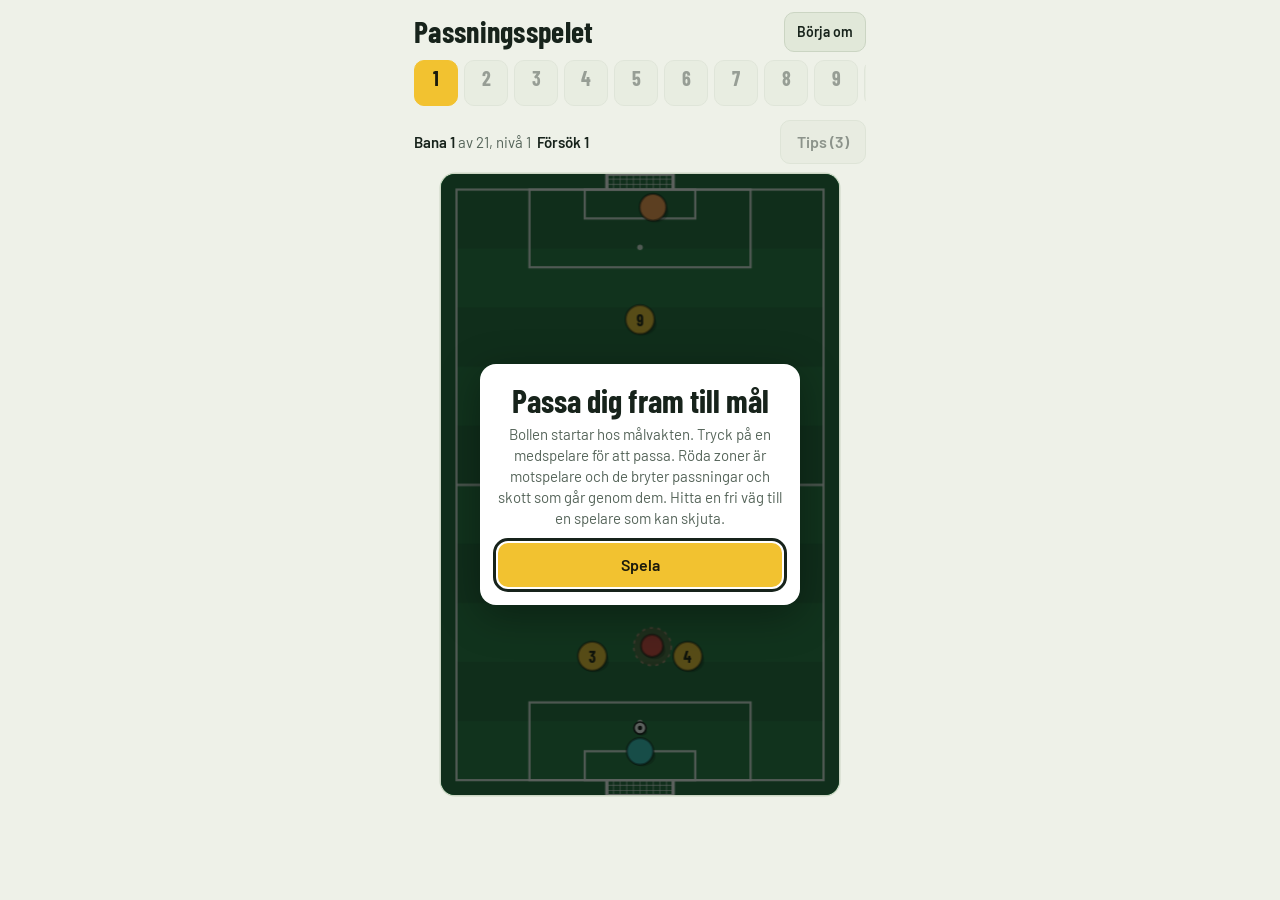
<file: applications/football-chess/passningsspelet.html>
<!doctype html>
<html lang="sv">
<head>
<meta charset="utf-8">
<meta name="viewport" content="width=device-width, initial-scale=1, viewport-fit=cover">
<title>Passningsspelet</title>
<link rel="preconnect" href="https://fonts.googleapis.com">
<link rel="preconnect" href="https://fonts.gstatic.com" crossorigin>
<link href="https://fonts.googleapis.com/css2?family=Barlow:wght@400;500;600&family=Barlow+Condensed:wght@600;700&display=swap" rel="stylesheet">
<style>
:root {
  box-sizing: border-box;
  padding-top: env(safe-area-inset-top, 0px);
  padding-bottom: env(safe-area-inset-bottom, 0px);
  --bg: #eef1e8;
  --ink: #17231b;
  --muted: #56655a;
  --card: #ffffff;
  --line: #cbd5c3;
  --chip: #e1e8d9;
  --accent: #f2c230;
  --accent-ink: #1b1a0c;
  color-scheme: light;
}
@media (prefers-color-scheme: dark) {
  :root:not([data-theme="light"]) {
    --bg: #0e1712;
    --ink: #e9f0e4;
    --muted: #9fb1a3;
    --card: #17251c;
    --line: #2a3c2f;
    --chip: #1b2b20;
    color-scheme: dark;
  }
}
:root[data-theme="dark"] {
  --bg: #0e1712;
  --ink: #e9f0e4;
  --muted: #9fb1a3;
  --card: #17251c;
  --line: #2a3c2f;
  --chip: #1b2b20;
  color-scheme: dark;
}
html { scroll-padding-top: env(safe-area-inset-top, 0px); }
*, *::before, *::after { box-sizing: border-box; }
body {
  margin: 0;
  background: var(--bg);
  color: var(--ink);
  font-family: "Barlow", system-ui, -apple-system, "Segoe UI", sans-serif;
  font-size: 16px;
  line-height: 1.4;
  -webkit-tap-highlight-color: transparent;
}
.app { max-width: 480px; margin: 0 auto; padding: 12px 14px 18px; }
.top { display: flex; align-items: center; justify-content: space-between; gap: 10px; margin-bottom: 8px; }
h1 {
  margin: 0;
  font-family: "Barlow Condensed", "Arial Narrow", system-ui, sans-serif;
  font-weight: 700;
  font-size: 30px;
  letter-spacing: .01em;
  line-height: 1.05;
}
.levels {
  position: relative;
  display: flex;
  gap: 6px;
  margin-bottom: 10px;
  overflow-x: auto;
  padding-bottom: 4px;
  scrollbar-width: thin;
}
.lv {
  flex: 0 0 44px;
  height: 46px;
  border: 1.5px solid var(--line);
  border-radius: 10px;
  background: var(--chip);
  color: var(--ink);
  font: inherit;
  display: flex;
  flex-direction: column;
  align-items: center;
  justify-content: center;
  line-height: 1.05;
  cursor: pointer;
  padding: 0;
}
.lv .n { font-family: "Barlow Condensed", system-ui, sans-serif; font-weight: 700; font-size: 20px; }
.lv .s { font-size: 9px; letter-spacing: .05em; color: var(--muted); min-height: 10px; }
.lv.cur { border-color: var(--accent); background: var(--accent); color: var(--accent-ink); }
.lv.cur .s { color: var(--accent-ink); }
.lv:disabled { opacity: .4; cursor: not-allowed; }
.lv:focus-visible, .btn:focus-visible { outline: 3px solid var(--ink); outline-offset: 2px; }
.stats { display: flex; align-items: center; justify-content: space-between; gap: 10px; margin-bottom: 10px; }
.stats .info { font-size: 15px; color: var(--muted); }
.stats .info strong { color: var(--ink); font-weight: 600; }
.btn {
  border: 0;
  border-radius: 10px;
  background: var(--accent);
  color: var(--accent-ink);
  font: inherit;
  font-weight: 600;
  padding: 10px 16px;
  min-height: 44px;
  cursor: pointer;
}
.btn.ghost { background: var(--chip); color: var(--ink); border: 1.5px solid var(--line); }
.btn.small { min-height: 40px; padding: 8px 12px; font-size: 14px; }
.btn:disabled { opacity: .45; cursor: not-allowed; }
.stage {
  position: relative;
  width: min(100%, 440px, calc((100vh - 280px) * .643));
  width: min(100%, 440px, calc((100dvh - 280px) * .643));
  min-width: 250px;
  aspect-ratio: 360 / 560;
  margin: 0 auto;
  border-radius: 14px;
  overflow: hidden;
  background: #1f6b3a;
  box-shadow: 0 0 0 1.5px var(--line);
}
canvas { display: block; width: 100%; height: 100%; touch-action: manipulation; cursor: pointer; }
.overlay {
  position: absolute;
  inset: 0;
  display: flex;
  align-items: center;
  justify-content: center;
  padding: 18px;
  background: rgba(8, 16, 11, .66);
}
.overlay[hidden] { display: none; }
.card {
  width: 100%;
  max-width: 320px;
  background: var(--card);
  color: var(--ink);
  border-radius: 16px;
  padding: 20px 18px 18px;
  text-align: center;
  box-shadow: 0 10px 40px rgba(0, 0, 0, .35);
}
.card h2 {
  margin: 0 0 6px;
  font-family: "Barlow Condensed", "Arial Narrow", system-ui, sans-serif;
  font-weight: 700;
  font-size: 32px;
  line-height: 1.05;
}
.card p { margin: 0 0 14px; color: var(--muted); font-size: 15px; }
.card .stars { font-size: 30px; letter-spacing: .12em; margin: 0 0 8px; color: #d9a400; }
.card .btn { width: 100%; }
.card .btn + .btn { margin-top: 8px; }
.card .btn[hidden] { display: none; }
.status { min-height: 44px; margin: 10px 2px 0; text-align: center; font-size: 16px; font-weight: 500; }
</style>
</head>
<body>
<main class="app">
  <div class="top">
    <h1>Passningsspelet</h1>
    <button class="btn ghost small" id="restartBtn" type="button">Börja om</button>
  </div>
  <div class="levels" id="levels" role="group" aria-label="Banor"></div>
  <div class="stats">
    <div class="info" id="info"></div>
    <button class="btn ghost" id="hintBtn" type="button">Tips (3)</button>
  </div>
  <div class="stage" id="stage">
    <canvas id="c" role="img" aria-label="Fotbollsplan sedd uppifrån. Tryck på en fri spelare för att passa bollen."></canvas>
    <div class="overlay" id="overlay" role="dialog" aria-modal="true" aria-labelledby="ovTitle">
      <div class="card">
        <div class="stars" id="ovStars" hidden></div>
        <h2 id="ovTitle"></h2>
        <p id="ovText"></p>
        <button class="btn" id="ovBtn" type="button"></button>
        <button class="btn ghost" id="ovBtn2" type="button" hidden></button>
      </div>
    </div>
  </div>
  <p class="status" id="status" aria-live="polite"></p>
</main>

<script>
(function () {
  var W = 360, H = 560, PX = 14, PY = 14, PW = 332, PH = 532;

  // Spelarnas platser (andel av planen) och tröjnummer
  var SPOTS = {
    A: [.14, .74], B: [.37, .79], C: [.63, .79], D: [.86, .74],
    E: [.30, .60], F: [.70, .60],
    G: [.12, .43], H: [.50, .46], I: [.88, .43],
    J: [.50, .22]
  };
  var NUM = { A: 2, B: 3, C: 4, D: 5, E: 6, F: 8, G: 11, H: 10, I: 7, J: 9 };

  // Regler för blockering
  var ZONE = 17;           // en motspelare bryter passningar som går närmare än så
  var SHOOT_RANGE = 252;   // inom detta avstånd från mål skjuter spelaren direkt
  var GOAL = { x: 180, y: 16 };

  // Sju fasta banor. defs = motspelarnas platser (andel av planen).
  // 21 fasta banor: tre per nivå, nivåerna blir successivt svårare.
  // defs = motspelarnas platser (andel av planen).
  var LEVELS = [
    { active: ['B','C','E','J'],
      defs: [[0.411, 0.444], [0.534, 0.774]] },
    { active: ['A','B','F','J'],
      defs: [[0.607, 0.632], [0.485, 0.333], [0.204, 0.612]] },
    { active: ['C','D','E','J'],
      defs: [[0.644, 0.09], [0.416, 0.635], [0.536, 0.321]] },
    { active: ['A','B','C','E','J'],
      defs: [[0.581, 0.164], [0.207, 0.78], [0.632, 0.735], [0.444, 0.662], [0.453, 0.779]] },
    { active: ['B','C','D','F','J'],
      defs: [[0.505, 0.782], [0.764, 0.634], [0.601, 0.836], [0.502, 0.367]] },
    { active: ['A','C','E','F','J'],
      defs: [[0.477, 0.326], [0.916, 0.411], [0.556, 0.813], [0.28, 0.65]] },
    { active: ['B','C','D','F','H','J'],
      defs: [[0.764, 0.757], [0.392, 0.837], [0.55, 0.262], [0.615, 0.682]] },
    { active: ['A','B','D','E','H','J'],
      defs: [[0.802, 0.785], [0.382, 0.645], [0.451, 0.335], [0.255, 0.759]] },
    { active: ['A','C','E','F','H','J'],
      defs: [[0.45, 0.412], [0.321, 0.466], [0.611, 0.736], [0.243, 0.701]] },
    { active: ['A','B','C','E','F','H','J'],
      defs: [[0.199, 0.636], [0.526, 0.787], [0.53, 0.357], [0.558, 0.657], [0.357, 0.637]] },
    { active: ['B','C','D','E','F','H','J'],
      defs: [[0.542, 0.285], [0.358, 0.633], [0.488, 0.771], [0.815, 0.169], [0.714, 0.648]] },
    { active: ['A','B','D','E','G','H','J'],
      defs: [[0.292, 0.652], [0.323, 0.477], [0.513, 0.293], [0.414, 0.853], [0.604, 0.758]] },
    { active: ['A','B','C','E','F','G','H','J'],
      defs: [[0.465, 0.265], [0.237, 0.745], [0.619, 0.728], [0.165, 0.484], [0.447, 0.854], [0.493, 0.681]] },
    { active: ['A','B','D','E','F','G','H','J'],
      defs: [[0.166, 0.681], [0.261, 0.452], [0.506, 0.274], [0.363, 0.71], [0.704, 0.761], [0.61, 0.656]] },
    { active: ['B','C','D','E','F','G','I','J'],
      defs: [[0.644, 0.662], [0.31, 0.483], [0.546, 0.77], [0.303, 0.674], [0.532, 0.279], [0.835, 0.471]] },
    { active: ['A','B','C','D','F','G','H','I','J'],
      defs: [[0.794, 0.454], [0.218, 0.484], [0.481, 0.272], [0.743, 0.795], [0.636, 0.739], [0.212, 0.72], [0.407, 0.854]] },
    { active: ['A','B','C','E','F','G','H','I','J'],
      defs: [[0.286, 0.788], [0.602, 0.597], [0.487, 0.286], [0.254, 0.521], [0.386, 0.74], [0.591, 0.841], [0.807, 0.458]] },
    { active: ['A','B','C','D','E','F','G','H','I','J'],
      defs: [[0.23, 0.338], [0.627, 0.663], [0.814, 0.461], [0.507, 0.271], [0.553, 0.758], [0.792, 0.765], [0.342, 0.703]] },
    { active: ['A','B','C','D','E','F','G','H','I','J'],
      defs: [[0.238, 0.75], [0.522, 0.864], [0.383, 0.608], [0.548, 0.279], [0.694, 0.761], [0.388, 0.741], [0.819, 0.463], [0.312, 0.504]] },
    { active: ['A','B','C','D','E','F','G','H','I','J'],
      defs: [[0.81, 0.787], [0.561, 0.766], [0.521, 0.267], [0.17, 0.473], [0.64, 0.654], [0.256, 0.716], [0.415, 0.853], [0.845, 0.494]] },
    { active: ['A','B','C','D','E','F','G','H','I','J'],
      defs: [[0.596, 0.844], [0.455, 0.768], [0.226, 0.749], [0.7, 0.651], [0.163, 0.5], [0.517, 0.271], [0.38, 0.599], [0.565, 0.535]] }
  ];

  var KEEPER = { x: 180, y: 520 };
  var BALL_AT_KEEPER = { x: 180, y: 499 };

  var canvas = document.getElementById('c');
  var ctx = canvas.getContext('2d');
  var stage = document.getElementById('stage');
  var levelsEl = document.getElementById('levels');
  var infoEl = document.getElementById('info');
  var hintBtn = document.getElementById('hintBtn');
  var restartBtn = document.getElementById('restartBtn');
  var statusEl = document.getElementById('status');
  var overlay = document.getElementById('overlay');
  var ovTitle = document.getElementById('ovTitle');
  var ovText = document.getElementById('ovText');
  var ovStars = document.getElementById('ovStars');
  var ovBtn = document.getElementById('ovBtn');
  var ovBtn2 = document.getElementById('ovBtn2');
  var reduce = window.matchMedia && window.matchMedia('(prefers-reduced-motion: reduce)').matches;

  // Sparade stjärnor per bana
  var KEY = 'passningsspelet-v3';
  var stars = LEVELS.map(function () { return 0; });
  try {
    var saved = JSON.parse(localStorage.getItem(KEY) || 'null');
    if (saved && Array.isArray(saved.stars)) {
      stars = LEVELS.map(function (_, i) { return +saved.stars[i] || 0; });
    }
  } catch (e) {}
  function persist() {
    try { localStorage.setItem(KEY, JSON.stringify({ stars: stars })); } catch (e) {}
  }
  function maxPlayable() {
    var i = stars.findIndex(function (s) { return !s; });
    return i < 0 ? LEVELS.length - 1 : i;
  }

  // Speltillstånd
  var lv = 0, holder = 'GK', attempts = 1, hints = 3, hintUntil = 0;
  var visited = [];        // spelare som redan haft bollen i detta försök
  var path = [];           // kedjan i detta försök, börjar med 'GK'
  var ghost = [];          // föregående misslyckade försök, ritas streckat
  var mode = 'intro';      // intro | ready | passing | shooting | result
  var ball = { x: BALL_AT_KEEPER.x, y: BALL_AT_KEEPER.y, lift: 0 };
  var anim = null, ripple = null, flash = null, confetti = [];
  var oppK = { x: 180, tx: 180 };
  var lastT = performance.now();

  function pos(id) {
    if (id === 'GK') return { x: BALL_AT_KEEPER.x, y: BALL_AT_KEEPER.y };
    var s = SPOTS[id];
    return { x: PX + s[0] * PW, y: PY + s[1] * PH };
  }
  function defenders() {
    return LEVELS[lv].defs.map(function (d) { return { x: PX + d[0] * PW, y: PY + d[1] * PH }; });
  }

  // ---------- Geometri ----------
  function segInfo(p, a, b) {
    var dx = b.x - a.x, dy = b.y - a.y, l = dx * dx + dy * dy;
    var t = l === 0 ? 0 : Math.max(0, Math.min(1, ((p.x - a.x) * dx + (p.y - a.y) * dy) / l));
    return { t: t, d: Math.hypot(p.x - (a.x + t * dx), p.y - (a.y + t * dy)) };
  }
  // Första motspelaren som bryter linjen a–b, annars null
  function blocker(a, b) {
    var best = null, bt = 2;
    defenders().forEach(function (d) {
      var s = segInfo(d, a, b);
      if (s.d < ZONE && s.t < bt) { bt = s.t; best = d; }
    });
    return best;
  }
  function isShooter(id) {
    var p = pos(id);
    return Math.hypot(p.x - GOAL.x, p.y - GOAL.y) <= SHOOT_RANGE;
  }
  function freeTargets(from) {
    var a = pos(from);
    return LEVELS[lv].active.filter(function (id) {
      return id !== from && visited.indexOf(id) < 0 && !blocker(a, pos(id));
    });
  }

  function setStatus(t) { statusEl.textContent = t; }

  function updateInfo() {
    infoEl.innerHTML = '<strong>Bana ' + (lv + 1) + '</strong> av ' + LEVELS.length +
      ', nivå ' + (Math.floor(lv / 3) + 1) + ' &nbsp;<strong>Försök ' + attempts + '</strong>';
    hintBtn.textContent = 'Tips (' + hints + ')';
    hintBtn.disabled = hints <= 0 || mode !== 'ready';
  }

  function renderLevels() {
    var max = maxPlayable();
    levelsEl.innerHTML = '';
    LEVELS.forEach(function (_, i) {
      var b = document.createElement('button');
      b.type = 'button';
      b.className = 'lv' + (i === lv ? ' cur' : '');
      b.disabled = i > max;
      b.setAttribute('aria-label', 'Bana ' + (i + 1) + (stars[i] ? ', ' + stars[i] + ' stjärnor' : ''));
      var s = '';
      for (var k = 0; k < 3; k++) s += k < stars[i] ? '★' : (stars[i] ? '☆' : '');
      b.innerHTML = '<span class="n">' + (i + 1) + '</span><span class="s">' + s + '</span>';
      b.addEventListener('click', function () {
        if (mode === 'passing' || mode === 'shooting') return;
        loadLevel(i);
      });
      levelsEl.appendChild(b);
    });
    var cur = levelsEl.querySelector('.cur');
    if (cur) {
      levelsEl.scrollLeft = Math.max(0, cur.offsetLeft - (levelsEl.clientWidth - cur.offsetWidth) / 2);
    }
  }

  function showOverlay(o) {
    ovTitle.textContent = o.title;
    ovText.textContent = o.text;
    if (o.stars != null) {
      var s = '';
      for (var k = 0; k < 3; k++) s += k < o.stars ? '★' : '☆';
      ovStars.textContent = s;
      ovStars.hidden = false;
    } else {
      ovStars.hidden = true;
    }
    ovBtn.textContent = o.btn;
    ovBtn.onclick = function () { overlay.hidden = true; o.action(); };
    if (o.secondary) {
      ovBtn2.textContent = o.secondary.text;
      ovBtn2.onclick = function () { overlay.hidden = true; o.secondary.action(); };
      ovBtn2.hidden = false;
    } else {
      ovBtn2.hidden = true;
    }
    overlay.hidden = false;
    ovBtn.focus({ preventScroll: true });
  }

  function loadLevel(i) {
    lv = i;
    attempts = 1;
    ghost = [];
    overlay.hidden = true;
    startAttempt();
    renderLevels();
  }

  function startAttempt() {
    holder = 'GK';
    visited = [];
    path = ['GK'];
    anim = null;
    ripple = null;
    flash = null;
    confetti = [];
    ball.x = BALL_AT_KEEPER.x;
    ball.y = BALL_AT_KEEPER.y;
    ball.lift = 0;
    oppK.tx = 180;
    mode = 'ready';
    setStatus('Hitta en fri väg till mål. Motspelarnas röda zoner bryter passningar.');
    updateInfo();
  }

  // Starta om hela spelet: alla banor spelas om och tipsen återställs
  function resetGame() {
    stars = LEVELS.map(function () { return 0; });
    persist();
    hints = 3;
    hintUntil = 0;
    loadLevel(0);
  }

  function tween(to, dur, lift, cb) {
    anim = { fx: ball.x, fy: ball.y, tx: to.x, ty: to.y, t0: performance.now(), dur: dur, lift: lift, cb: cb };
  }

  function fail(kind, text) {
    ghost = path.slice();
    mode = 'result';
    updateInfo();
    var title = { pass: 'Passningen bröts', shot: 'Skottet blockerades', stuck: 'Ingen fri passning' }[kind];
    setStatus(title + '.');
    var extra = ghost.length > 1 ? ' Din väg ligger kvar som streckad linje.' : '';
    setTimeout(function () {
      showOverlay({
        title: title,
        text: text + extra,
        btn: 'Försök igen',
        action: function () { attempts++; startAttempt(); }
      });
    }, reduce ? 300 : 900);
  }

  function passTo(id) {
    if (mode !== 'ready') return;
    mode = 'passing';
    updateInfo();
    var from = pos(holder), target = pos(id);
    var blk = blocker(from, target);

    if (blk) {
      // Passningen bryts av motspelaren i linjen
      var d = Math.hypot(blk.x - from.x, blk.y - from.y);
      path.push(id);
      tween(blk, 200 + d * 1.1, 4, function () {
        flash = { t0: performance.now(), text: 'Bruten!', color: '#ff8a7a' };
        fail('pass', 'En motspelare stod i passlinjen.');
      });
      return;
    }

    var dist = Math.hypot(target.x - from.x, target.y - from.y);
    tween(target, 240 + dist * 1.1, 4, function () {
      holder = id;
      visited.push(id);
      path.push(id);
      if (isShooter(id)) {
        shoot();
      } else if (freeTargets(id).length === 0) {
        flash = { t0: performance.now(), text: 'Fastnat!', color: '#ff8a7a' };
        mode = 'result';
        fail('stuck', 'Spelaren hade ingen fri medspelare att passa till.');
      } else {
        mode = 'ready';
        setStatus('Fri passning! Vem får bollen nu?');
        updateInfo();
      }
    });
  }

  function shoot() {
    mode = 'shooting';
    updateInfo();
    var from = pos(holder);
    var blk = blocker(from, GOAL);
    if (blk) {
      setStatus('Skott … men linjen är inte fri.');
      var d = Math.hypot(blk.x - from.x, blk.y - from.y);
      tween(blk, 200 + d * 1.1, 4, function () {
        flash = { t0: performance.now(), text: 'Blockerat!', color: '#ff8a7a' };
        fail('shot', 'En motspelare stod i skottlinjen.');
      });
      return;
    }
    setStatus('Fri skottlinje! Han skjuter …');
    var side = Math.random() < .5 ? -1 : 1;
    var tx = 180 + side * 20;
    oppK.tx = 180 - side * 30;
    tween({ x: tx, y: 7 }, 520, 6, function () {
      ripple = { t0: performance.now(), x: tx, y: 7 };
      flash = { t0: performance.now(), text: 'MÅL!', color: '#ffe066' };
      spawnConfetti();
      mode = 'result';
      var earned = attempts <= 2 ? 3 : attempts <= 4 ? 2 : 1;
      stars[lv] = Math.max(stars[lv], earned);
      persist();
      renderLevels();
      updateInfo();
      setStatus('Mål!');
      var last = lv === LEVELS.length - 1;
      setTimeout(function () {
        showOverlay({
          title: last ? 'Alla banor klara!' : 'Mål!',
          text: 'Du klarade banan på ' + attempts + ' försök.' +
            (last ? ' Spela om från början för att jaga fler stjärnor.' : ''),
          stars: earned,
          btn: last ? 'Spela om från början' : 'Nästa bana',
          action: function () { if (last) resetGame(); else loadLevel(lv + 1); }
        });
      }, reduce ? 300 : 1200);
    });
  }

  function spawnConfetti() {
    if (reduce) return;
    var cols = ['#ffe066', '#ffffff', '#6ee7b7', '#f9a8d4', '#93c5fd'];
    for (var i = 0; i < 70; i++) {
      confetti.push({
        x: 180 + (Math.random() - .5) * 40, y: 20,
        vx: (Math.random() - .5) * 260, vy: 60 + Math.random() * 240,
        r: 2 + Math.random() * 3, c: cols[i % cols.length], life: 1.6 + Math.random() * .8
      });
    }
  }

  // Tips: visar vilka spelare som är fria att passa till just nu
  hintBtn.addEventListener('click', function () {
    if (mode !== 'ready' || hints <= 0) return;
    hints--;
    hintUntil = performance.now() + 2600;
    updateInfo();
  });

  restartBtn.addEventListener('click', function () {
    if (mode === 'passing' || mode === 'shooting') return;
    showOverlay({
      title: 'Börja om från början?',
      text: 'Alla banor spelas om, stjärnorna nollställs och du får tillbaka alla tre tips.',
      btn: 'Ja, börja om',
      action: resetGame,
      secondary: { text: 'Avbryt', action: function () {} }
    });
  });

  canvas.addEventListener('pointerdown', function (e) {
    if (mode !== 'ready') return;
    var r = canvas.getBoundingClientRect();
    var s = r.width / W;
    var x = (e.clientX - r.left) / s, y = (e.clientY - r.top) / s;
    var best = null, bd = 28 * 28;
    LEVELS[lv].active.forEach(function (id) {
      if (id === holder || visited.indexOf(id) >= 0) return;
      var p = pos(id);
      var d = (p.x - x) * (p.x - x) + (p.y - y) * (p.y - y);
      if (d < bd) { bd = d; best = id; }
    });
    if (best) passTo(best);
  });

  function resize() {
    var r = stage.getBoundingClientRect();
    var dpr = Math.min(window.devicePixelRatio || 1, 3);
    canvas.width = Math.max(1, Math.round(r.width * dpr));
    canvas.height = Math.max(1, Math.round(r.height * dpr));
  }
  if (window.ResizeObserver) new ResizeObserver(resize).observe(stage);
  window.addEventListener('resize', resize);

  // ---------- Uppdatering ----------
  function update(now, dt) {
    if (anim) {
      var t = (now - anim.t0) / anim.dur;
      if (t >= 1) {
        ball.x = anim.tx; ball.y = anim.ty; ball.lift = 0;
        var cb = anim.cb; anim = null;
        if (cb) cb();
      } else {
        var e = 1 - (1 - t) * (1 - t);
        ball.x = anim.fx + (anim.tx - anim.fx) * e;
        ball.y = anim.fy + (anim.ty - anim.fy) * e;
        ball.lift = Math.sin(Math.PI * t) * anim.lift;
      }
    }
    if (mode !== 'shooting' && mode !== 'result') oppK.tx = 180 + Math.sin(now / 650) * 12;
    oppK.x += (oppK.tx - oppK.x) * (1 - Math.exp(-dt * 9));
    for (var i = confetti.length - 1; i >= 0; i--) {
      var c = confetti[i];
      c.vy += 420 * dt; c.x += c.vx * dt; c.y += c.vy * dt; c.life -= dt;
      if (c.life <= 0 || c.y > H + 10) confetti.splice(i, 1);
    }
  }

  // ---------- Ritning ----------
  function drawPitch() {
    ctx.fillStyle = '#1f6b3a';
    ctx.fillRect(0, 0, W, H);
    var stripes = 10, sh = PH / stripes;
    for (var i = 0; i < stripes; i++) {
      ctx.fillStyle = i % 2 ? '#247a42' : '#1f6b3a';
      ctx.fillRect(PX, PY + i * sh, PW, sh);
    }
    ctx.strokeStyle = 'rgba(255,255,255,.85)';
    ctx.lineWidth = 2;
    ctx.strokeRect(PX, PY, PW, PH);
    ctx.beginPath(); ctx.moveTo(PX, PY + PH / 2); ctx.lineTo(PX + PW, PY + PH / 2); ctx.stroke();
    ctx.beginPath(); ctx.arc(W / 2, PY + PH / 2, 40, 0, Math.PI * 2); ctx.stroke();
    ctx.fillStyle = 'rgba(255,255,255,.85)';
    ctx.beginPath(); ctx.arc(W / 2, PY + PH / 2, 2.5, 0, Math.PI * 2); ctx.fill();
    ctx.strokeRect(80, PY, 200, 70);
    ctx.strokeRect(130, PY, 100, 26);
    ctx.strokeRect(80, PY + PH - 70, 200, 70);
    ctx.strokeRect(130, PY + PH - 26, 100, 26);
    ctx.beginPath(); ctx.arc(W / 2, PY + 52, 2.5, 0, Math.PI * 2); ctx.fill();
    ctx.beginPath(); ctx.arc(W / 2, PY + PH - 52, 2.5, 0, Math.PI * 2); ctx.fill();
  }

  function drawNet(x0, y0, x1, y1, now, animated) {
    function pt(x, y) {
      var oy = 0;
      if (animated && ripple) {
        var age = now - ripple.t0;
        if (age < 1100) {
          var d = Math.hypot(x - ripple.x, y - ripple.y);
          oy = -7 * Math.exp(-age / 260) * Math.exp(-d / 24) * Math.cos(age / 55);
        }
      }
      return [x, y + oy];
    }
    ctx.strokeStyle = 'rgba(255,255,255,.55)';
    ctx.lineWidth = 1;
    var cols = 10, rows = 3, k, p;
    for (var i = 0; i <= cols; i++) {
      ctx.beginPath();
      for (k = 0; k <= 6; k++) {
        p = pt(x0 + (x1 - x0) * i / cols, y0 + (y1 - y0) * k / 6);
        k ? ctx.lineTo(p[0], p[1]) : ctx.moveTo(p[0], p[1]);
      }
      ctx.stroke();
    }
    for (var j = 0; j <= rows; j++) {
      ctx.beginPath();
      for (k = 0; k <= 20; k++) {
        p = pt(x0 + (x1 - x0) * k / 20, y0 + (y1 - y0) * j / rows);
        k ? ctx.lineTo(p[0], p[1]) : ctx.moveTo(p[0], p[1]);
      }
      ctx.stroke();
    }
    ctx.strokeStyle = '#ffffff';
    ctx.lineWidth = 3;
    ctx.beginPath();
    ctx.moveTo(x0, animated ? y1 : y0);
    ctx.lineTo(x0, animated ? y0 : y1);
    ctx.lineTo(x1, animated ? y0 : y1);
    ctx.lineTo(x1, animated ? y1 : y0);
    ctx.stroke();
  }

  function segment(a, b, trim) {
    var dx = b.x - a.x, dy = b.y - a.y, d = Math.hypot(dx, dy) || 1;
    var ux = dx / d, uy = dy / d;
    ctx.beginPath();
    ctx.moveTo(a.x + ux * trim, a.y + uy * trim);
    ctx.lineTo(b.x - ux * trim, b.y - uy * trim);
    ctx.stroke();
  }

  function drawChain(ids, dashed) {
    if (ids.length < 2) return;
    ctx.lineCap = 'round';
    if (dashed) {
      ctx.setLineDash([7, 7]);
      ctx.strokeStyle = 'rgba(255,255,255,.55)';
      ctx.lineWidth = 2.5;
    } else {
      ctx.setLineDash([]);
      ctx.strokeStyle = '#ffe066';
      ctx.lineWidth = 3;
    }
    for (var i = 1; i < ids.length; i++) {
      segment(pos(ids[i - 1]), pos(ids[i]), i === 1 ? 4 : 15);
    }
    ctx.setLineDash([]);
  }

  function drawFigure(x, y, fill, text, textColor, r) {
    ctx.fillStyle = 'rgba(0,0,0,.25)';
    ctx.beginPath(); ctx.ellipse(x + 2, y + 4, r, r * .8, 0, 0, Math.PI * 2); ctx.fill();
    ctx.fillStyle = fill;
    ctx.beginPath(); ctx.arc(x, y, r, 0, Math.PI * 2); ctx.fill();
    ctx.lineWidth = 2;
    ctx.strokeStyle = 'rgba(0,0,0,.45)';
    ctx.stroke();
    if (text != null) {
      ctx.fillStyle = textColor;
      ctx.font = '700 15px "Barlow Condensed", "Arial Narrow", sans-serif';
      ctx.textAlign = 'center';
      ctx.textBaseline = 'middle';
      ctx.fillText(String(text), x, y + 1);
    }
  }

  function draw(now) {
    var s = canvas.width / W;
    ctx.setTransform(s, 0, 0, s, 0, 0);
    drawPitch();
    drawNet(150, 0, 210, PY, now, true);
    drawNet(150, PY + PH, 210, H, now, false);

    var L = LEVELS[lv];
    var defs = defenders();

    // Motspelarnas zoner
    defs.forEach(function (d) {
      ctx.fillStyle = 'rgba(217,69,61,.22)';
      ctx.beginPath(); ctx.arc(d.x, d.y, ZONE, 0, Math.PI * 2); ctx.fill();
      ctx.strokeStyle = 'rgba(255,160,150,.55)';
      ctx.lineWidth = 1.5;
      ctx.setLineDash([3, 4]);
      ctx.stroke();
      ctx.setLineDash([]);
    });

    // Kritlinjer: förra försöket streckat, pågående försök heldraget
    if (mode !== 'result') drawChain(ghost, true);
    drawChain(path, false);

    // Motspelare (rör sig bara lite, zonen ligger still)
    defs.forEach(function (d, i) {
      var dx = d.x + Math.sin(now / 900 + i * 2) * 2;
      var dy = d.y + Math.cos(now / 1100 + i * 3) * 1.5;
      drawFigure(dx, dy, '#d9453d', null, null, 10);
    });

    // Målvakter
    drawFigure(oppK.x, 30, '#ff9d4d', null, null, 12);
    drawFigure(KEEPER.x, KEEPER.y, '#34c6c0', null, null, 12);

    // Spelare (de som redan haft bollen tonas ned)
    L.active.forEach(function (id) {
      var p = pos(id);
      var used = visited.indexOf(id) >= 0 && id !== holder;
      ctx.globalAlpha = used ? .5 : 1;
      drawFigure(p.x, p.y, '#f2c230', NUM[id], '#1b1a0c', 13);
      ctx.globalAlpha = 1;
    });

    // Ring runt bollhållaren
    if (mode === 'ready' && holder !== 'GK') {
      var h = pos(holder);
      ctx.strokeStyle = '#ffffff';
      ctx.lineWidth = 2;
      ctx.beginPath(); ctx.arc(h.x, h.y, 18, 0, Math.PI * 2); ctx.stroke();
    }

    // Tips: ringar runt de spelare som är fria just nu
    if (mode === 'ready' && now < hintUntil) {
      var pulse = 20 + Math.sin(now / 120) * 3;
      freeTargets(holder).forEach(function (id) {
        var tp = pos(id);
        ctx.strokeStyle = '#7dffb0';
        ctx.lineWidth = 3;
        ctx.beginPath(); ctx.arc(tp.x, tp.y, pulse, 0, Math.PI * 2); ctx.stroke();
      });
    }

    // Boll
    var bx = ball.x, by = ball.y - ball.lift;
    ctx.fillStyle = 'rgba(0,0,0,.28)';
    ctx.beginPath(); ctx.ellipse(ball.x + 1.5, ball.y + 3.5, 5, 3.5, 0, 0, Math.PI * 2); ctx.fill();
    ctx.fillStyle = '#ffffff';
    ctx.beginPath(); ctx.arc(bx, by, 5.5 + ball.lift * .1, 0, Math.PI * 2); ctx.fill();
    ctx.strokeStyle = '#111';
    ctx.lineWidth = 1.5;
    ctx.stroke();
    ctx.fillStyle = '#111';
    ctx.beginPath(); ctx.arc(bx, by, 2, 0, Math.PI * 2); ctx.fill();

    // Konfetti
    confetti.forEach(function (c) {
      ctx.fillStyle = c.c;
      ctx.fillRect(c.x, c.y, c.r * 1.6, c.r);
    });

    // Text vid mål / bruten passning
    if (flash) {
      var age = now - flash.t0;
      if (age < 1700) {
        var a = age < 1200 ? 1 : 1 - (age - 1200) / 500;
        var sc = reduce ? 1 : Math.min(1, .6 + age / 250 * .4);
        ctx.save();
        ctx.globalAlpha = Math.max(0, a);
        ctx.translate(W / 2, 290);
        ctx.scale(sc, sc);
        ctx.font = '700 72px "Barlow Condensed", "Arial Narrow", sans-serif';
        ctx.textAlign = 'center';
        ctx.textBaseline = 'middle';
        ctx.lineWidth = 8;
        ctx.strokeStyle = 'rgba(0,0,0,.45)';
        ctx.lineJoin = 'round';
        ctx.strokeText(flash.text, 0, 0);
        ctx.fillStyle = flash.color;
        ctx.fillText(flash.text, 0, 0);
        ctx.restore();
      }
    }
  }

  function frame(now) {
    var dt = Math.min(.05, (now - lastT) / 1000);
    lastT = now;
    update(now, dt);
    draw(now);
    requestAnimationFrame(frame);
  }

  // ---------- Start ----------
  resize();
  loadLevel(maxPlayable());
  mode = 'intro';
  updateInfo();
  setStatus('');
  showOverlay({
    title: 'Passa dig fram till mål',
    text: 'Bollen startar hos målvakten. Tryck på en medspelare för att passa. Röda zoner är motspelare och de bryter passningar och skott som går genom dem. Hitta en fri väg till en spelare som kan skjuta.',
    btn: 'Spela',
    action: function () {
      mode = 'ready';
      setStatus('Hitta en fri väg till mål. Motspelarnas röda zoner bryter passningar.');
      updateInfo();
    }
  });
  requestAnimationFrame(frame);
})();
</script>
</body>
</html>
</file>
